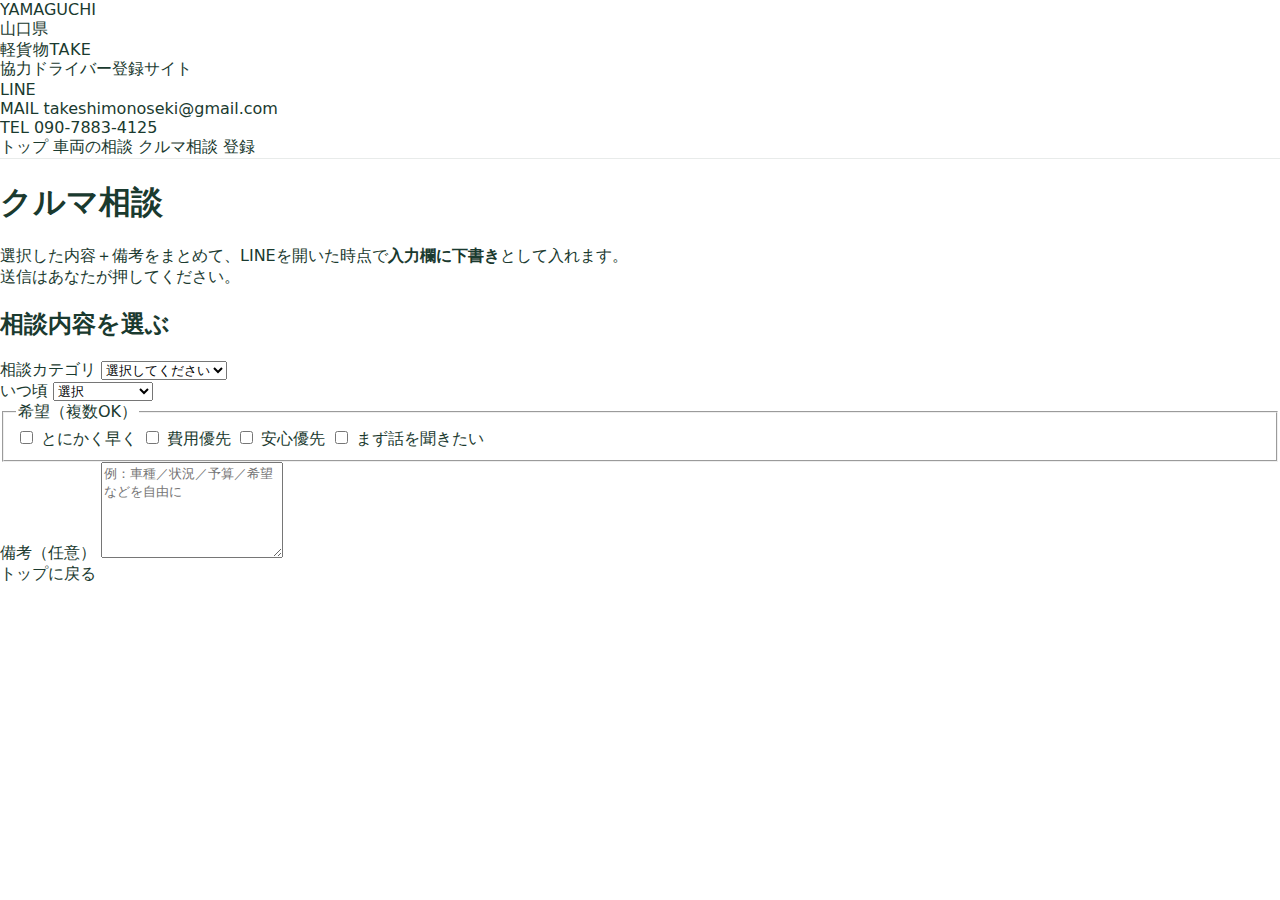
<file: consult.html>
<!-- FILE: consult.html（全文） -->
<!doctype html>
<html lang="ja">
<head>
  <meta charset="UTF-8" />
  <meta name="viewport" content="width=device-width,initial-scale=1" />
  <title>クルマ相談｜drivers-site（山口県）</title>
  <meta name="description" content="車両・整備・車検・開業の相談をLINEで送れるページ。" />
  <link rel="canonical" href="https://takeshimonoseki.github.io/consult.html" />
  <meta property="og:title" content="クルマ相談｜drivers-site（山口県）" />
  <meta property="og:url" content="https://takeshimonoseki.github.io/consult.html" />
  <meta property="og:type" content="website" />
  <link rel="stylesheet" href="./drivers.css" />
  <script src="./config.js"></script>
  <script src="./drivers.js" defer></script>
  <script src="./line-consult.js" defer></script>
</head>
<body>
  <header class="site-header" id="top">
    <div class="site-header-inner">
      <div class="header-left">
        <div class="region-badge" aria-label="対応地域">
          <div class="region-en" id="regionEn">YAMAGUCHI</div>
          <div class="region-ja" id="regionJa">山口県</div>
        </div>
        <div class="brand">
          <div class="brand-mark" aria-hidden="true"><span></span></div>
          <div>
            <div class="company-name" id="companyName">軽貨物TAKE</div>
            <div class="brand-text-sub">協力ドライバー登録サイト</div>
          </div>
        </div>
      </div>
      <div class="header-right">
        <div class="contact-strip" aria-label="連絡先">
          <div class="contact-item">
            <span class="contact-label">LINE</span>
            <span class="contact-value"><a href="#" id="headerLineLink">相談する</a></span>
          </div>
          <div class="contact-item">
            <span class="contact-label">MAIL</span>
            <span class="contact-value"><a href="#" id="headerMailLink"></a></span>
          </div>
          <div class="contact-item">
            <span class="contact-label">TEL</span>
            <span class="contact-value"><a href="#" id="headerTelLink"></a></span>
          </div>
        </div>
        <nav class="nav" aria-label="メイン">
          <a href="./index.html" class="nav-link">トップ</a>
          <a href="./vehicle.html" class="nav-link">車両の相談</a>
          <span class="nav-link nav-link-primary" aria-current="page">クルマ相談</span>
          <a href="./register.html" class="nav-link">登録</a>
        </nav>
      </div>
    </div>
  </header>

  <main class="page page-consult" role="main">
    <h1 class="hero-title consult-title">クルマ相談</h1>
    <p class="hero-lead">
      選択した内容＋備考をまとめて、LINEを開いた時点で<strong>入力欄に下書き</strong>として入れます。<br />
      送信はあなたが押してください。
    </p>

    <section class="section card consult-card" id="consult-main">
      <h2 class="vehicle-card-title">相談内容を選ぶ</h2>

      <div class="form-row-full">
        <label class="field-label" for="consultType">相談カテゴリ</label>
        <select id="consultType">
          <option value="">選択してください</option>
          <option value="車両購入">車両購入</option>
          <option value="修理・整備">修理・整備</option>
          <option value="車検">車検</option>
          <option value="開業トータル">開業トータル</option>
          <option value="その他">その他</option>
        </select>
      </div>

      <div class="form-row-full">
        <label class="field-label" for="consultWhen">いつ頃</label>
        <select id="consultWhen">
          <option value="">選択</option>
          <option value="今日〜明日">今日〜明日</option>
          <option value="今週中">今週中</option>
          <option value="今月">今月</option>
          <option value="急ぎではない">急ぎではない</option>
          <option value="未定">未定</option>
        </select>
      </div>

      <fieldset class="form-row-full">
        <legend class="field-label">希望（複数OK）</legend>
        <label><input type="checkbox" name="consultWish" value="とにかく早く" /> とにかく早く</label>
        <label><input type="checkbox" name="consultWish" value="費用優先" /> 費用優先</label>
        <label><input type="checkbox" name="consultWish" value="安心優先" /> 安心優先</label>
        <label><input type="checkbox" name="consultWish" value="まず話を聞きたい" /> まず話を聞きたい</label>
      </fieldset>

      <!-- ✅ 要件：クルマ相談ページの最下部に備考欄 -->
      <div class="form-row-full mt-md">
        <label class="field-label">備考（任意）</label>
        <textarea class="js-line-note" data-line-note rows="6" placeholder="例：車種／状況／予算／希望などを自由に"></textarea>
      </div>

      <div class="mt-md">
        <button type="button" class="btn btn-line js-line-send" id="btnLineConsult" data-line-title="クルマ相談">LINEで相談する</button>
      </div>
    </section>

    <div class="mt-md">
      <a class="btn btn-primary" href="./index.html">トップに戻る</a>
    </div>
  </main>

  <script>
    (function applyConfig() {
      if (!window.CONFIG) return;
      var regionJa = document.getElementById("regionJa");
      var regionEn = document.getElementById("regionEn");
      var companyName = document.getElementById("companyName");

      if (regionJa) regionJa.textContent = window.CONFIG.REGION_LABEL || "山口県";
      if (regionEn) regionEn.textContent = (window.CONFIG.REGION_CODE || "YAMAGUCHI").toUpperCase();
      if (companyName) companyName.textContent = window.CONFIG.COMPANY_NAME || "軽貨物TAKE";

      var lineLink = document.getElementById("headerLineLink");
      var mailLink = document.getElementById("headerMailLink");
      var telLink = document.getElementById("headerTelLink");
      var lineUrl = window.CONFIG.LINE_URL || "";
      var email = window.CONFIG.EMAIL_TO || "";
      var tel = window.CONFIG.TEL || "";

      if (lineLink && lineUrl) lineLink.href = lineUrl;
      if (mailLink && email) {
        mailLink.href = "mailto:" + email;
        mailLink.textContent = email;
      }
      if (telLink && tel) {
        telLink.href = "tel:" + tel.replace(/[^0-9+]/g, "");
        telLink.textContent = tel.replace(/(\d{3})(\d{4})(\d{4})/, "$1-$2-$3");
      }
    })();
  </script>
</body>
</html>
</file>
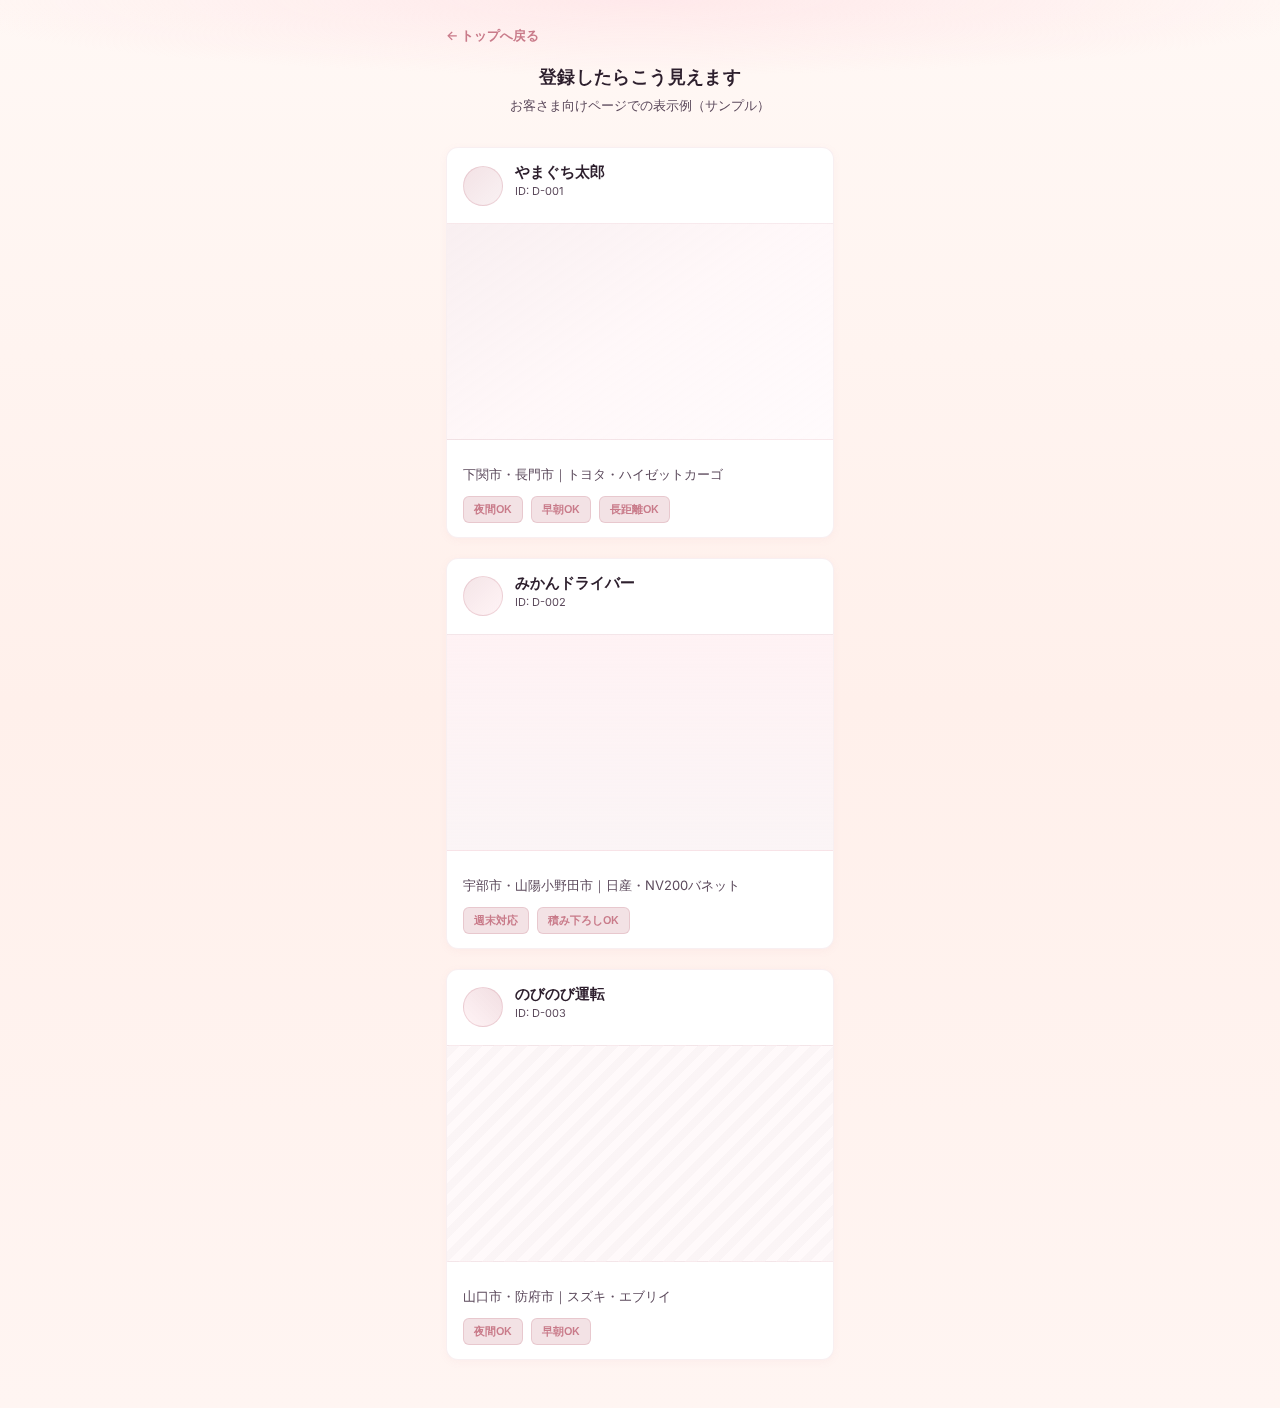
<file: preview.html>
<!doctype html>
<html lang="ja">
<head>
  <meta charset="UTF-8" />
  <meta name="viewport" content="width=device-width,initial-scale=1" />
  <meta name="color-scheme" content="light" />
  <meta name="theme-color" content="#fff8f5" />
  <title>登録したらこう見えます｜表示例</title>
  <link rel="preconnect" href="https://fonts.googleapis.com">
  <link rel="preconnect" href="https://fonts.gstatic.com" crossorigin>
  <link href="https://fonts.googleapis.com/css2?family=Inter:wght@400;600;700;800&display=swap" rel="stylesheet">
  <style>
    :root {
      --bg: #fff8f5;
      --bg-blush: linear-gradient(180deg, #fff8f5 0%, #fff0eb 50%, #fff5f2 100%);
      --text: #2d1f2d;
      --text-muted: #5c4a5c;
      --accent: #c97b8a;
      --accent-muted: rgba(201, 123, 138, 0.22);
      --sakura-light: rgba(255, 218, 224, 0.5);
      --card-bg: #fff;
      --card-border: rgba(201, 123, 138, 0.12);
      --shadow-hover: 0 6px 16px rgba(201, 123, 138, 0.12);
      --radius: 12px;
      --ease: cubic-bezier(0.2, 0.8, 0.2, 1);
    }

    * { box-sizing: border-box; }
    html, body {
      margin: 0;
      padding: 0;
      background: var(--bg-blush);
      color: var(--text);
      font-family: Inter, system-ui, -apple-system, "Noto Sans JP", sans-serif;
      min-height: 100%;
    }

    .preview-page {
      max-width: 420px;
      margin: 0 auto;
      padding: 24px 16px 48px;
      position: relative;
    }
    .preview-page::before {
      content: "";
      position: fixed;
      top: 0;
      left: 0;
      right: 0;
      height: 180px;
      background: radial-gradient(ellipse 80% 60% at 50% 0%, var(--sakura-light), transparent 70%);
      pointer-events: none;
      z-index: 0;
    }

    .preview-header {
      text-align: center;
      margin-bottom: 32px;
      position: relative;
      z-index: 1;
    }
    .preview-header h1 {
      font-size: 18px;
      font-weight: 800;
      color: var(--text);
      margin: 0 0 8px;
      letter-spacing: 0.02em;
    }
    .preview-header p {
      font-size: 13px;
      color: var(--text-muted);
      margin: 0;
    }
    .preview-back {
      display: inline-flex;
      align-items: center;
      gap: 6px;
      font-size: 13px;
      font-weight: 600;
      color: var(--accent);
      text-decoration: none;
      margin-bottom: 20px;
      position: relative;
      z-index: 1;
    }
    .preview-back:hover {
      text-decoration: underline;
    }

    .feed {
      display: flex;
      flex-direction: column;
      gap: 20px;
      position: relative;
      z-index: 1;
    }

    .feed-card {
      background: var(--card-bg);
      border: 1px solid var(--card-border);
      border-radius: var(--radius);
      overflow: hidden;
      transition: transform 150ms var(--ease), box-shadow 150ms var(--ease);
      box-shadow: 0 2px 8px rgba(201, 123, 138, 0.06);
    }
    .feed-card:hover {
      transform: translateY(-1px);
      box-shadow: var(--shadow-hover);
    }

    .card-header {
      display: flex;
      align-items: center;
      gap: 12px;
      padding: 14px 16px;
    }
    .card-avatar {
      width: 40px;
      height: 40px;
      border-radius: 50%;
      flex-shrink: 0;
      background: linear-gradient(135deg, var(--accent-muted) 0%, rgba(201, 123, 138, 0.1) 100%);
      border: 1px solid rgba(201, 123, 138, 0.25);
    }
    .card-avatar.av2 {
      background: linear-gradient(135deg, rgba(201, 123, 138, 0.2) 0%, rgba(255, 218, 224, 0.3) 100%);
    }
    .card-avatar.av3 {
      background: linear-gradient(225deg, rgba(201, 123, 138, 0.25) 0%, rgba(255, 200, 210, 0.2) 100%);
    }
    .card-meta {
      flex: 1;
      min-width: 0;
    }
    .card-name {
      font-size: 15px;
      font-weight: 700;
      color: var(--text);
      margin: 0;
    }
    .card-id {
      font-size: 11px;
      color: var(--text-muted);
      margin-top: 2px;
    }

    .card-image {
      aspect-ratio: 16 / 9;
      background: linear-gradient(145deg, rgba(201, 123, 138, 0.12) 0%, rgba(255, 218, 224, 0.2) 50%, rgba(255, 240, 245, 0.3) 100%);
      border-top: 1px solid var(--card-border);
      border-bottom: 1px solid var(--card-border);
    }
    .card-image.img2 {
      background: linear-gradient(180deg, rgba(255, 218, 224, 0.35) 0%, rgba(201, 123, 138, 0.08) 100%);
    }
    .card-image.img3 {
      background: repeating-linear-gradient(
        -45deg,
        rgba(201, 123, 138, 0.08),
        rgba(201, 123, 138, 0.08) 8px,
        rgba(255, 218, 224, 0.15) 8px,
        rgba(255, 218, 224, 0.15) 16px
      );
    }

    .card-info {
      padding: 12px 16px 14px;
    }
    .card-info-row {
      font-size: 13px;
      color: var(--text-muted);
      margin-bottom: 10px;
      line-height: 1.45;
    }
    .card-info-row:last-of-type {
      margin-bottom: 12px;
    }
    .card-chips {
      display: flex;
      flex-wrap: wrap;
      gap: 8px;
    }
    .card-chip {
      font-size: 11px;
      font-weight: 600;
      padding: 5px 10px;
      border-radius: 6px;
      background: var(--accent-muted);
      color: var(--accent);
      border: 1px solid rgba(201, 123, 138, 0.25);
    }
  </style>
</head>
<body>
  <div class="preview-page">
    <a href="./index.html" class="preview-back">← トップへ戻る</a>

    <header class="preview-header">
      <h1>登録したらこう見えます</h1>
      <p>お客さま向けページでの表示例（サンプル）</p>
    </header>

    <div class="feed">
      <article class="feed-card">
        <div class="card-header">
          <div class="card-avatar"></div>
          <div class="card-meta">
            <p class="card-name">やまぐち太郎</p>
            <p class="card-id">ID: D-001</p>
          </div>
        </div>
        <div class="card-image"></div>
        <div class="card-info">
          <p class="card-info-row">下関市・長門市｜トヨタ・ハイゼットカーゴ</p>
          <div class="card-chips">
            <span class="card-chip">夜間OK</span>
            <span class="card-chip">早朝OK</span>
            <span class="card-chip">長距離OK</span>
          </div>
        </div>
      </article>

      <article class="feed-card">
        <div class="card-header">
          <div class="card-avatar av2"></div>
          <div class="card-meta">
            <p class="card-name">みかんドライバー</p>
            <p class="card-id">ID: D-002</p>
          </div>
        </div>
        <div class="card-image img2"></div>
        <div class="card-info">
          <p class="card-info-row">宇部市・山陽小野田市｜日産・NV200バネット</p>
          <div class="card-chips">
            <span class="card-chip">週末対応</span>
            <span class="card-chip">積み下ろしOK</span>
          </div>
        </div>
      </article>

      <article class="feed-card">
        <div class="card-header">
          <div class="card-avatar av3"></div>
          <div class="card-meta">
            <p class="card-name">のびのび運転</p>
            <p class="card-id">ID: D-003</p>
          </div>
        </div>
        <div class="card-image img3"></div>
        <div class="card-info">
          <p class="card-info-row">山口市・防府市｜スズキ・エブリイ</p>
          <div class="card-chips">
            <span class="card-chip">夜間OK</span>
            <span class="card-chip">早朝OK</span>
          </div>
        </div>
      </article>
    </div>
  </div>
</body>
</html>
</file>
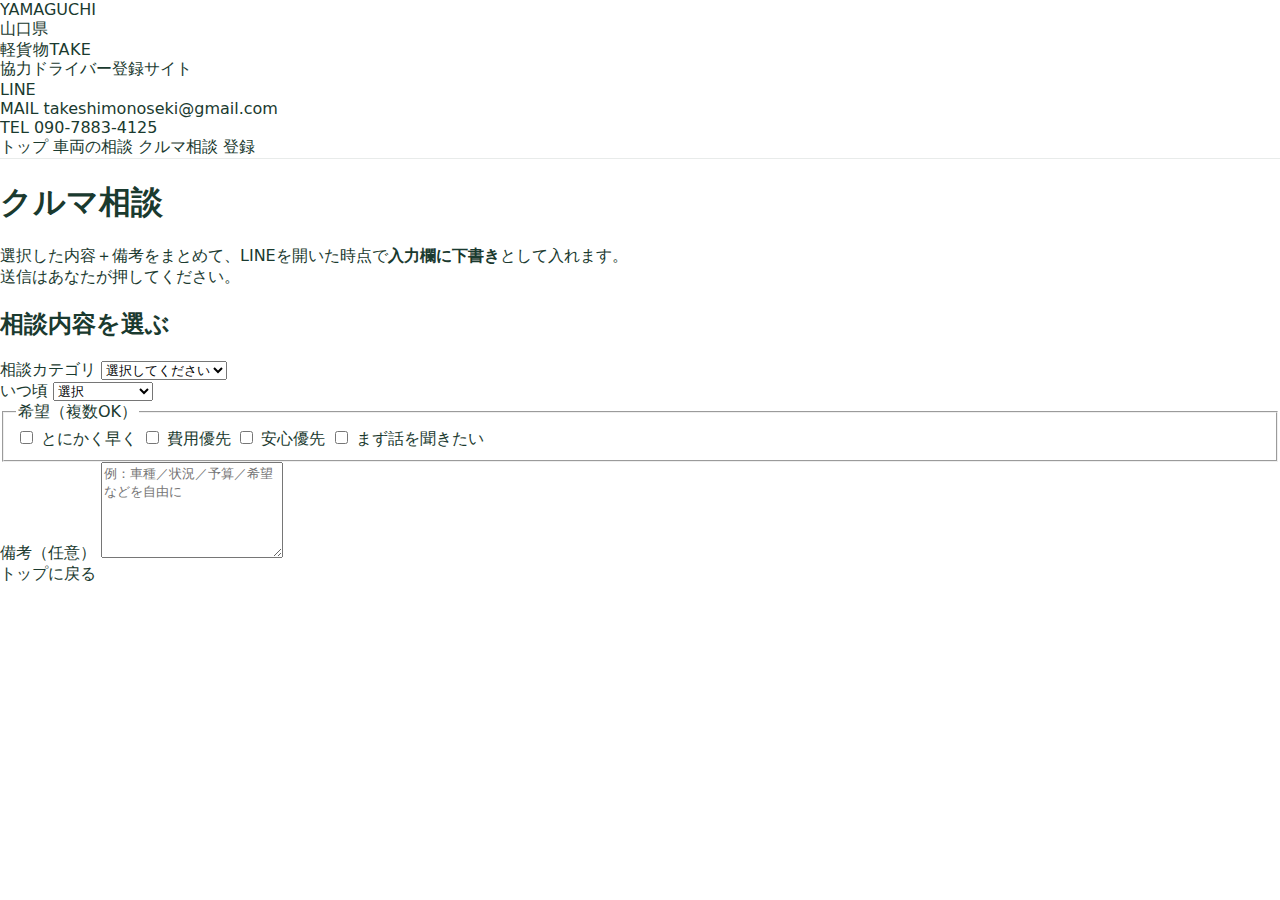
<file: start.html>
<!doctype html>
<html lang="ja">
<head>
  <meta charset="UTF-8" />
  <meta name="viewport" content="width=device-width,initial-scale=1" />
  <meta http-equiv="refresh" content="0; url=./consult.html" />
  <!-- 相談スタートページへリダイレクト -->
  <title>相談スタートへ移動中…｜drivers-site（山口県）</title>
  <meta name="robots" content="noindex" />
  <link rel="stylesheet" href="./drivers.css" />
  <link rel="stylesheet" href="./assets/effects.css">
</head>
<body>
  <main class="container" style="padding:32px 16px;">
    <h1 style="font-size:18px; margin:0 0 8px;">相談スタートへ移動中…</h1>
    <p style="margin:0 0 12px;">自動で移動しない場合は、下のリンクを押してください。</p>
    <p style="margin:0;"><a href="./consult.html">相談スタート（どの相談から始めますか？）</a></p>
  </main>
  <script src="./assets/transition.js" defer></script>
</body>
</html>
</file>
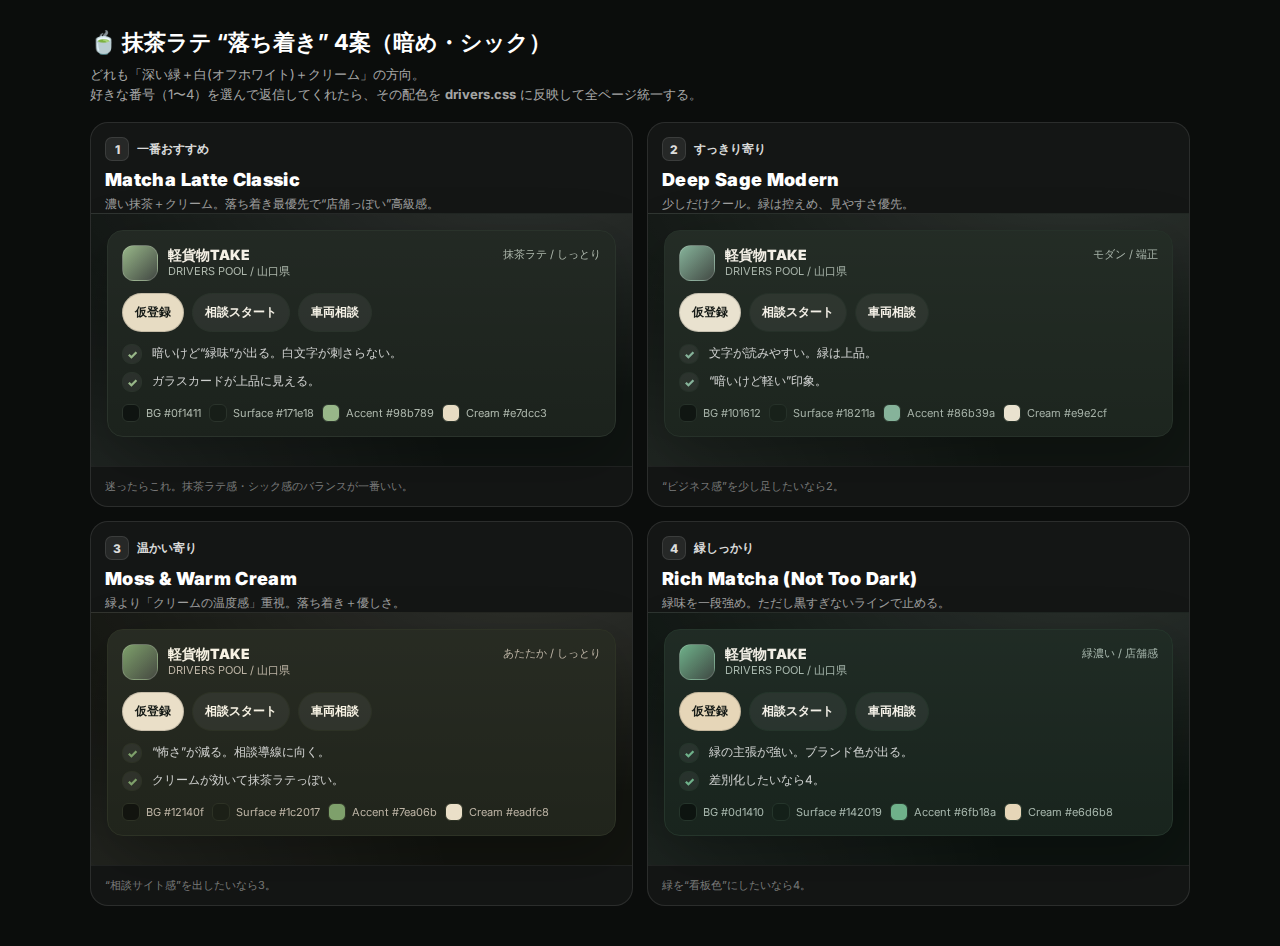
<file: theme-preview.html>
<!-- 保存先：TAKE/theme-preview.html -->
<!doctype html>
<html lang="ja">
<head>
  <meta charset="UTF-8" />
  <meta name="viewport" content="width=device-width,initial-scale=1" />
  <title>抹茶ラテ配色 4案プレビュー（drivers-site）</title>
  <link rel="preconnect" href="https://fonts.googleapis.com">
  <link rel="preconnect" href="https://fonts.gstatic.com" crossorigin>
  <link href="https://fonts.googleapis.com/css2?family=Inter:wght@400;600;800;900&display=swap" rel="stylesheet">
  <style>
    :root{font-family:Inter,system-ui,-apple-system,Segoe UI,Roboto,Helvetica,Arial;}
    body{margin:0;background:#0b0d0c;color:#fff}
    .wrap{max-width:1100px;margin:0 auto;padding:28px 18px 40px}
    h1{font-size:22px;margin:0 0 6px}
    p{margin:0 0 18px;color:rgba(255,255,255,.65);font-size:13px;line-height:1.55}
    .grid{display:grid;grid-template-columns:repeat(1,minmax(0,1fr));gap:14px}
    @media(min-width:860px){.grid{grid-template-columns:repeat(2,minmax(0,1fr));}}
    .card{
      border-radius:18px; overflow:hidden;
      border:1px solid rgba(255,255,255,.10);
      background:rgba(255,255,255,.04);
    }
    .head{padding:14px 14px 0}
    .tag{display:inline-flex;gap:8px;align-items:center;font-weight:800;font-size:12px;color:rgba(255,255,255,.85)}
    .num{width:22px;height:22px;border-radius:7px;display:inline-flex;align-items:center;justify-content:center;
      background:rgba(255,255,255,.08);border:1px solid rgba(255,255,255,.10)}
    .name{margin-top:8px;font-size:18px;font-weight:900;letter-spacing:.02em}
    .desc{margin-top:6px;font-size:12px;color:rgba(255,255,255,.60)}
    .preview{
      padding:16px;
      background: radial-gradient(900px 350px at 80% -10%, rgba(255,255,255,.12), transparent 60%),
                  radial-gradient(700px 400px at -10% 110%, rgba(255,255,255,.08), transparent 60%),
                  var(--bg);
      color: var(--text);
      border-top:1px solid rgba(255,255,255,.08);
      min-height:220px;
      position:relative;
    }
    .store{
      border-radius:16px;
      border:1px solid var(--border);
      background: linear-gradient(180deg, rgba(255,255,255,.05), rgba(255,255,255,.02)), var(--surface);
      padding:14px;
      box-shadow: 0 20px 60px rgba(0,0,0,.25);
      backdrop-filter: blur(10px);
    }
    .row{display:flex;justify-content:space-between;gap:10px;align-items:flex-start}
    .logo{
      display:flex;gap:10px;align-items:center
    }
    .dot{
      width:34px;height:34px;border-radius:12px;
      background: linear-gradient(135deg, var(--accent), rgba(255,255,255,.15));
      border:1px solid rgba(255,255,255,.15);
    }
    .title{font-weight:900;font-size:14px;line-height:1.1}
    .sub{font-size:11px;color:var(--muted);margin-top:2px}
    .btns{display:flex;gap:8px;flex-wrap:wrap;margin-top:12px}
    .btn{
      font-weight:800;font-size:12px;
      border-radius:999px;padding:10px 12px;cursor:default;
      border:1px solid var(--border);
      background: rgba(255,255,255,.06);
      color: var(--text);
    }
    .btn.primary{
      background: var(--cream);
      color: #151a16;
      border-color: rgba(0,0,0,.15);
    }
    .bullets{margin-top:12px;display:grid;gap:8px}
    .li{
      display:flex;gap:10px;align-items:flex-start;
      color: rgba(255,255,255,.78);font-size:12px;line-height:1.45;
    }
    .check{
      width:18px;height:18px;border-radius:9px;flex:0 0 auto;
      border:1px solid var(--border);
      background: rgba(255,255,255,.06);
      display:flex;align-items:center;justify-content:center;
      color: var(--accent);
      font-weight:900;
    }
    .swatches{display:flex;gap:8px;flex-wrap:wrap;margin-top:12px}
    .sw{display:flex;gap:6px;align-items:center;font-size:11px;color:var(--muted)}
    .box{width:16px;height:16px;border-radius:6px;border:1px solid var(--border);background:var(--c)}
    .foot{padding:12px 14px;border-top:1px solid rgba(255,255,255,.06);font-size:11px;color:rgba(255,255,255,.45)}
  </style>
</head>
<body>
  <div class="wrap">
    <h1>🍵 抹茶ラテ “落ち着き” 4案（暗め・シック）</h1>
    <p>
      どれも「深い緑＋白(オフホワイト)＋クリーム」の方向。<br>
      好きな番号（1〜4）を選んで返信してくれたら、その配色を <b>drivers.css</b> に反映して全ページ統一する。
    </p>

    <div class="grid">

      <section class="card">
        <div class="head">
          <div class="tag"><span class="num">1</span> 一番おすすめ</div>
          <div class="name">Matcha Latte Classic</div>
          <div class="desc">濃い抹茶＋クリーム。落ち着き最優先で“店舗っぽい”高級感。</div>
        </div>
        <div class="preview" style="--bg:#0f1411;--surface:#171e18;--text:#f4f0e5;--muted:#aeb8ad;--border:#2a332b;--accent:#98b789;--cream:#e7dcc3;">
          <div class="store">
            <div class="row">
              <div class="logo">
                <div class="dot"></div>
                <div>
                  <div class="title">軽貨物TAKE</div>
                  <div class="sub">DRIVERS POOL / 山口県</div>
                </div>
              </div>
              <div class="sub">抹茶ラテ / しっとり</div>
            </div>
            <div class="btns">
              <div class="btn primary">仮登録</div>
              <div class="btn">相談スタート</div>
              <div class="btn">車両相談</div>
            </div>
            <div class="bullets">
              <div class="li"><div class="check">✓</div>暗いけど“緑味”が出る。白文字が刺さらない。</div>
              <div class="li"><div class="check">✓</div>ガラスカードが上品に見える。</div>
            </div>
            <div class="swatches">
              <div class="sw"><span class="box" style="--c:var(--bg)"></span>BG #0f1411</div>
              <div class="sw"><span class="box" style="--c:var(--surface)"></span>Surface #171e18</div>
              <div class="sw"><span class="box" style="--c:var(--accent)"></span>Accent #98b789</div>
              <div class="sw"><span class="box" style="--c:var(--cream)"></span>Cream #e7dcc3</div>
            </div>
          </div>
        </div>
        <div class="foot">迷ったらこれ。抹茶ラテ感・シック感のバランスが一番いい。</div>
      </section>

      <section class="card">
        <div class="head">
          <div class="tag"><span class="num">2</span> すっきり寄り</div>
          <div class="name">Deep Sage Modern</div>
          <div class="desc">少しだけクール。緑は控えめ、見やすさ優先。</div>
        </div>
        <div class="preview" style="--bg:#101612;--surface:#18211a;--text:#f3efe6;--muted:#a6b2a8;--border:#263129;--accent:#86b39a;--cream:#e9e2cf;">
          <div class="store">
            <div class="row">
              <div class="logo">
                <div class="dot"></div>
                <div>
                  <div class="title">軽貨物TAKE</div>
                  <div class="sub">DRIVERS POOL / 山口県</div>
                </div>
              </div>
              <div class="sub">モダン / 端正</div>
            </div>
            <div class="btns">
              <div class="btn primary">仮登録</div>
              <div class="btn">相談スタート</div>
              <div class="btn">車両相談</div>
            </div>
            <div class="bullets">
              <div class="li"><div class="check">✓</div>文字が読みやすい。緑は上品。</div>
              <div class="li"><div class="check">✓</div>“暗いけど軽い”印象。</div>
            </div>
            <div class="swatches">
              <div class="sw"><span class="box" style="--c:var(--bg)"></span>BG #101612</div>
              <div class="sw"><span class="box" style="--c:var(--surface)"></span>Surface #18211a</div>
              <div class="sw"><span class="box" style="--c:var(--accent)"></span>Accent #86b39a</div>
              <div class="sw"><span class="box" style="--c:var(--cream)"></span>Cream #e9e2cf</div>
            </div>
          </div>
        </div>
        <div class="foot">“ビジネス感”を少し足したいなら2。</div>
      </section>

      <section class="card">
        <div class="head">
          <div class="tag"><span class="num">3</span> 温かい寄り</div>
          <div class="name">Moss & Warm Cream</div>
          <div class="desc">緑より「クリームの温度感」重視。落ち着き＋優しさ。</div>
        </div>
        <div class="preview" style="--bg:#12140f;--surface:#1c2017;--text:#f7f2e3;--muted:#bdb4a5;--border:#2d3225;--accent:#7ea06b;--cream:#eadfc8;">
          <div class="store">
            <div class="row">
              <div class="logo">
                <div class="dot"></div>
                <div>
                  <div class="title">軽貨物TAKE</div>
                  <div class="sub">DRIVERS POOL / 山口県</div>
                </div>
              </div>
              <div class="sub">あたたか / しっとり</div>
            </div>
            <div class="btns">
              <div class="btn primary">仮登録</div>
              <div class="btn">相談スタート</div>
              <div class="btn">車両相談</div>
            </div>
            <div class="bullets">
              <div class="li"><div class="check">✓</div>“怖さ”が減る。相談導線に向く。</div>
              <div class="li"><div class="check">✓</div>クリームが効いて抹茶ラテっぽい。</div>
            </div>
            <div class="swatches">
              <div class="sw"><span class="box" style="--c:var(--bg)"></span>BG #12140f</div>
              <div class="sw"><span class="box" style="--c:var(--surface)"></span>Surface #1c2017</div>
              <div class="sw"><span class="box" style="--c:var(--accent)"></span>Accent #7ea06b</div>
              <div class="sw"><span class="box" style="--c:var(--cream)"></span>Cream #eadfc8</div>
            </div>
          </div>
        </div>
        <div class="foot">“相談サイト感”を出したいなら3。</div>
      </section>

      <section class="card">
        <div class="head">
          <div class="tag"><span class="num">4</span> 緑しっかり</div>
          <div class="name">Rich Matcha (Not Too Dark)</div>
          <div class="desc">緑味を一段強め。ただし黒すぎないラインで止める。</div>
        </div>
        <div class="preview" style="--bg:#0d1410;--surface:#142019;--text:#f2efe6;--muted:#a7b7ad;--border:#25352b;--accent:#6fb18a;--cream:#e6d6b8;">
          <div class="store">
            <div class="row">
              <div class="logo">
                <div class="dot"></div>
                <div>
                  <div class="title">軽貨物TAKE</div>
                  <div class="sub">DRIVERS POOL / 山口県</div>
                </div>
              </div>
              <div class="sub">緑濃い / 店舗感</div>
            </div>
            <div class="btns">
              <div class="btn primary">仮登録</div>
              <div class="btn">相談スタート</div>
              <div class="btn">車両相談</div>
            </div>
            <div class="bullets">
              <div class="li"><div class="check">✓</div>緑の主張が強い。ブランド色が出る。</div>
              <div class="li"><div class="check">✓</div>差別化したいなら4。</div>
            </div>
            <div class="swatches">
              <div class="sw"><span class="box" style="--c:var(--bg)"></span>BG #0d1410</div>
              <div class="sw"><span class="box" style="--c:var(--surface)"></span>Surface #142019</div>
              <div class="sw"><span class="box" style="--c:var(--accent)"></span>Accent #6fb18a</div>
              <div class="sw"><span class="box" style="--c:var(--cream)"></span>Cream #e6d6b8</div>
            </div>
          </div>
        </div>
        <div class="foot">緑を“看板色”にしたいなら4。</div>
      </section>

    </div>
  </div>
</body>
</html>
</file>
<file: drivers.css>
/* ① path: drivers.css */
:root {
<<<<<<< Updated upstream
<<<<<<< Updated upstream
  /* Trust Navy + Teal (+ CTA Amber) */
  --bg: #0B1220;
  --surface: rgba(255, 255, 255, 0.06);
  --text: rgba(232, 238, 246, 0.92);
  --muted: rgba(169, 183, 198, 0.72);
  --accent: #2DD4BF;
  --cream: #F5F7FB;
  --border: rgba(255, 255, 255, 0.12);

  /* optional helpers (safe: CSS変数を増やすだけ) */
  --navy: #0B1220;
  --navy-2: #0B1F3B;
  --primary: #2E6EF7;
  --cta: #F59E0B;
=======
=======
>>>>>>> Stashed changes
  /* ===== Opal Green Palette ===== */
  --bg: #F2F8F5;
  --surface: rgba(255, 255, 255, 0.90);
  --text: #1A3A2F;
  --muted: rgba(26, 58, 47, 0.60);
  --accent: #5BAD97;
  --cream: #F2F8F5;
  --border: rgba(26, 58, 47, 0.12);
<<<<<<< Updated upstream
>>>>>>> Stashed changes
=======
>>>>>>> Stashed changes

  --bg-deep: var(--bg);
  --bg-card: var(--surface);
  --text-primary: var(--text);
  --text-muted: var(--muted);
  --border-color: var(--border);

  --shadow-soft: 0 10px 28px rgba(26, 58, 47, 0.07);
  --shadow-card: 0 18px 40px rgba(26, 58, 47, 0.09);

  --radius-card: 24px;
  --radius-pill: 999px;

  --ease: cubic-bezier(.2, .8, .2, 1);

  --line-green: #06C755;
<<<<<<< Updated upstream
<<<<<<< Updated upstream
  --focus: rgba(45,212,191,0.35);
=======
  --focus: rgba(91, 173, 151, 0.30);
>>>>>>> Stashed changes
=======
  --focus: rgba(91, 173, 151, 0.30);
>>>>>>> Stashed changes
}

* {
  box-sizing: border-box;
}

html,
body {
  margin: 0;
  padding: 0;
  background: var(--bg);
  color: var(--text);
  font-family: Inter, system-ui, -apple-system, Segoe UI, Roboto, "Noto Sans JP", sans-serif;
}

/* セレクトのドロップダウンを見えやすくする */
select {
  color-scheme: light;
}

select option {
  background: #fff;
  color: #1A3A2F;
}

a {
  color: inherit;
  text-decoration: none;
}

img {
  max-width: 100%;
  display: block;
}

hr {
  border: 0;
  border-top: 1px solid rgba(26, 58, 47, 0.10);
  margin: 24px 0;
}

/* ===== Header ===== */
body>header {
  position: sticky !important;
  top: 0 !important;
  z-index: 1000 !important;
<<<<<<< Updated upstream
<<<<<<< Updated upstream
  background: rgba(11, 31, 59, 0.92) !important;
=======
  background: rgba(242, 248, 245, 0.94) !important;
>>>>>>> Stashed changes
=======
  background: rgba(242, 248, 245, 0.94) !important;
>>>>>>> Stashed changes
  backdrop-filter: blur(16px);
  border-bottom: 1px solid rgba(26, 58, 47, 0.10);
}

body>header .header-inner {
  min-height: 64px !important;
  height: 64px !important;
  max-height: 64px !important;
  display: flex !important;
  align-items: center !important;
  justify-content: space-between !important;
  padding-top: 0 !important;
  padding-bottom: 0 !important;
}

/* ===== Company Name Size Boost ===== */
#companyName {
  font-size: 1rem !important;
  line-height: 1.2 !important;
  letter-spacing: 0.03em !important;
  color: var(--text) !important;
}

/* ===== Glass Card (light mode overrides) ===== */
.glass-card {
  background: rgba(255, 255, 255, 0.82) !important;
  border: 1px solid rgba(26, 58, 47, 0.10) !important;
  border-radius: var(--radius-card) !important;
  box-shadow: var(--shadow-soft) !important;
  color: var(--text) !important;
}

/* ===== Nav overlay (mobile menu) ===== */
#nav-overlay {
  background: rgba(242, 248, 245, 0.98) !important;
  color: var(--text) !important;
}

#nav-overlay a {
  color: var(--text) !important;
}

#nav-overlay a:hover {
  background: rgba(91, 173, 151, 0.10) !important;
}

/* ===== Chip ===== */
.chip {
  display: inline-flex;
  align-items: center;
  gap: 8px;
  padding: 8px 12px;
  border-radius: var(--radius-pill);
  background: rgba(91, 173, 151, 0.10);
  border: 1px solid rgba(91, 173, 151, 0.22);
  color: #1A3A2F;
  font-size: 13px;
  font-weight: 800;
  transition: transform .12s var(--ease), background .18s var(--ease), border-color .18s var(--ease);
}

.chip:hover {
  background: rgba(91, 173, 151, 0.16);
  border-color: rgba(91, 173, 151, 0.32);
}

.chip:active {
  transform: translateY(1px) scale(0.99);
}

.chip i {
  width: 16px;
  height: 16px;
}

/* ===== PC 1024px以上：LINE導線のみ非表示（QRは表示） ===== */
@media (min-width: 1024px) {

  #headerLineLink,
  a[href*="line.me"]:not([data-qr="line"]),
  a[href^="line:"]:not([data-qr="line"]),
  [data-line-ui="1"],
  .js-line-send {
    display: none !important;
  }
}

img[data-qr="line"],
[data-qr="line"] {
  display: block !important;
}

.line-qr-box,
.line-qr-img {
  display: block !important;
}

/* ===== QRかわいく（角丸・影・枠・バッジ） ===== */
.line-qr-box {
  position: relative;
  padding: 14px;
  border-radius: 20px;
  border: 1px solid rgba(26, 58, 47, 0.12);
  background: rgba(255, 255, 255, 0.80);
  box-shadow: 0 8px 24px rgba(26, 58, 47, 0.07), 0 0 0 1px rgba(26, 58, 47, 0.04);
}

.line-qr-box::after {
  content: "LINE";
  position: absolute;
  top: 10px;
  right: 10px;
  padding: 4px 8px;
  border-radius: 8px;
  background: #06C755;
  color: #fff;
  font-size: 10px;
  font-weight: 800;
  letter-spacing: 0.02em;
}

img[data-qr="line"] {
  border-radius: 16px !important;
  box-shadow: 0 4px 12px rgba(26, 58, 47, 0.08);
  background: #fff !important;
  display: block !important;
}
</file>
<file: assets/effects.css>
<<<<<<< Updated upstream
<<<<<<< Updated upstream
/* ② path: effects.css */
:root{
  --page-dur-enter: 260ms;
  --page-dur-leave: 240ms;
  --page-blur: 2px;
  --grain-opacity: 0.06;

  /* === UX Effects === */
  --motion-fast: 140ms;
  --motion-mid: 220ms;
  --motion-slow: 420ms;
  --ease-standard: cubic-bezier(0.2, 0.8, 0.2, 1);

  --fx-ring: rgba(45, 212, 191, 0.35);
  --fx-ring-err: rgba(239, 68, 68, 0.45);
  --fx-shadow-hover: 0 2px 8px rgba(0,0,0,0.18);
  --fx-toast-bg: rgba(11, 31, 59, 0.94);
  --fx-toast-border: rgba(45, 212, 191, 0.3);
  --fx-overlay-bg: rgba(0, 0, 0, 0.32);
  --fx-progress-bg: rgba(255, 255, 255, 0.08);
  --fx-progress-fill: #2DD4BF;
  --fx-skeleton-from: rgba(255, 255, 255, 0.04);
  --fx-skeleton-to: rgba(255, 255, 255, 0.10);
  --fx-scroll-hint-color: rgba(255, 255, 255, 0.40);
=======
:root {
  --page-dur-enter: 260ms;
  --page-dur-leave: 240ms;
  --page-blur: 2px;
  --grain-opacity: 0.03;
>>>>>>> Stashed changes
=======
:root {
  --page-dur-enter: 260ms;
  --page-dur-leave: 240ms;
  --page-blur: 2px;
  --grain-opacity: 0.03;
>>>>>>> Stashed changes
}

/* ごく薄いノイズ（粒状） */
html::before {
  content: "";
  position: fixed;
  inset: 0;
  pointer-events: none;
  z-index: 2147483647;
  opacity: var(--grain-opacity);
  background-image: url("data:image/svg+xml,%3Csvg xmlns='http://www.w3.org/2000/svg' width='180' height='180'%3E%3Cfilter id='n'%3E%3CfeTurbulence type='fractalNoise' baseFrequency='.8' numOctaves='3' stitchTiles='stitch'/%3E%3C/filter%3E%3Crect width='180' height='180' filter='url(%23n)' opacity='.35'/%3E%3C/svg%3E");
  mix-blend-mode: soft-light;
}

<<<<<<< Updated upstream
<<<<<<< Updated upstream
/* Trust Navy + Teal：ゆっくり光のにじみ */
body::before{
  content:"";
=======
/* オパールグリーン・ゆっくり光のにじみ */
body::before {
  content: "";
>>>>>>> Stashed changes
=======
/* オパールグリーン・ゆっくり光のにじみ */
body::before {
  content: "";
>>>>>>> Stashed changes
  position: fixed;
  top: -20%;
  right: -10%;
  width: 420px;
  height: 420px;
  border-radius: 50%;
  background:
<<<<<<< Updated upstream
<<<<<<< Updated upstream
    radial-gradient(circle at 30% 30%, rgba(45,212,191,0.20), transparent 60%),
    radial-gradient(circle at 70% 70%, rgba(11,18,32,0.92), transparent 65%);
  opacity:0.4;
=======
    radial-gradient(circle at 30% 30%, rgba(91, 173, 151, 0.10), transparent 60%),
    radial-gradient(circle at 70% 70%, rgba(242, 248, 245, 0.6), transparent 65%);
  opacity: 0.5;
>>>>>>> Stashed changes
=======
    radial-gradient(circle at 30% 30%, rgba(91, 173, 151, 0.10), transparent 60%),
    radial-gradient(circle at 70% 70%, rgba(242, 248, 245, 0.6), transparent 65%);
  opacity: 0.5;
>>>>>>> Stashed changes
  filter: blur(32px);
  pointer-events: none;
  z-index: -1;
  animation: matchaBlob1 26s ease-in-out infinite alternate;
}

body::after {
  content: "";
  position: fixed;
  bottom: -25%;
  left: -10%;
  width: 360px;
  height: 360px;
  border-radius: 50%;
  background:
<<<<<<< Updated upstream
<<<<<<< Updated upstream
    radial-gradient(circle at 20% 80%, rgba(245,158,11,0.14), transparent 60%),
    radial-gradient(circle at 80% 20%, rgba(11,31,59,0.92), transparent 70%);
  opacity:0.32;
=======
    radial-gradient(circle at 20% 80%, rgba(91, 173, 151, 0.08), transparent 60%),
    radial-gradient(circle at 80% 20%, rgba(242, 248, 245, 0.5), transparent 70%);
  opacity: 0.4;
>>>>>>> Stashed changes
=======
    radial-gradient(circle at 20% 80%, rgba(91, 173, 151, 0.08), transparent 60%),
    radial-gradient(circle at 80% 20%, rgba(242, 248, 245, 0.5), transparent 70%);
  opacity: 0.4;
>>>>>>> Stashed changes
  filter: blur(30px);
  pointer-events: none;
  z-index: -1;
  animation: matchaBlob2 32s ease-in-out infinite alternate;
}

@keyframes matchaBlob1 {
  0% {
    transform: translate3d(0, 0, 0) scale(1);
  }

  50% {
    transform: translate3d(-4%, 6%, 0) scale(1.05);
  }

  100% {
    transform: translate3d(-8%, 2%, 0) scale(1.02);
  }
}

@keyframes matchaBlob2 {
  0% {
    transform: translate3d(0, 0, 0) scale(1);
  }

  50% {
    transform: translate3d(6%, -4%, 0) scale(1.06);
  }

  100% {
    transform: translate3d(2%, -2%, 0) scale(1.03);
  }
}

@keyframes pageEnter {
  from {
    opacity: 1;
    filter: blur(var(--page-blur));
  }

  to {
    opacity: 1;
    filter: blur(0px);
  }
}

html.is-enter {
  animation: pageEnter var(--page-dur-enter) ease both;
}

@keyframes pageLeave {
  from {
    opacity: 1;
    filter: blur(0px);
  }

  to {
    opacity: 0;
    filter: blur(var(--page-blur));
  }
}

html.is-leave {
  animation: pageLeave var(--page-dur-leave) ease both;
}

/* PC 1024px以上：LINE導線非表示 */
@media (min-width: 1024px) {

  [data-line-ui="1"],
  .js-line-send,
  #headerLineLink {
    display: none !important;
  }
}

<<<<<<< Updated upstream
<<<<<<< Updated upstream
/* ================================================
   (1) 上品マイクロ反応
   ================================================ */
.fx-active button:not(:disabled):not([aria-disabled="true"]),
.fx-active a.chip,
.fx-active .glass-card,
.fx-active nav a {
  transition:
    transform var(--motion-fast) var(--ease-standard),
    box-shadow var(--motion-fast) var(--ease-standard);
}
.fx-active button:not(:disabled):not([aria-disabled="true"]):hover,
.fx-active a.chip:hover,
.fx-active nav a:hover {
  transform: translateY(-1px);
  box-shadow: var(--fx-shadow-hover);
}
.fx-active button:not(:disabled):not([aria-disabled="true"]):active,
.fx-active a.chip:active,
.fx-active nav a:active {
  transform: translateY(0);
  box-shadow: none;
}

.fx-active .field-input:focus-visible,
.fx-active input:focus-visible,
.fx-active select:focus-visible,
.fx-active textarea:focus-visible {
  outline: 2px solid var(--fx-ring);
  outline-offset: 2px;
}

/* ================================================
   (2) 送信中UI
   ================================================ */
.fx-submit-overlay {
  position: absolute;
  inset: 0;
  z-index: 50;
  background: var(--fx-overlay-bg);
  border-radius: inherit;
  pointer-events: all;
  opacity: 0;
  transition: opacity var(--motion-mid) var(--ease-standard);
}
.fx-submit-overlay.is-visible {
  opacity: 1;
}

@keyframes fxSpin {
  to { transform: rotate(360deg); }
}
.fx-spinner {
  display: inline-block;
  width: 14px;
  height: 14px;
  border: 2px solid rgba(0,0,0,0.15);
  border-top-color: currentColor;
  border-radius: 50%;
  animation: fxSpin 0.7s linear infinite;
  vertical-align: middle;
  margin-right: 6px;
}

/* ================================================
   (3) 進捗バー
   ================================================ */
.fx-progress-bar {
  position: fixed;
  top: 0;
  left: 0;
  width: 100%;
  height: 3px;
  z-index: 2000;
  background: var(--fx-progress-bg);
  pointer-events: none;
}
.fx-progress-fill {
  height: 100%;
  background: var(--fx-progress-fill);
  transition: width var(--motion-mid) var(--ease-standard);
  border-radius: 0 2px 2px 0;
  width: 0%;
}

/* ================================================
   (4) 成功トースト
   ================================================ */
.fx-toast {
  position: fixed;
  bottom: 24px;
  left: 50%;
  transform: translateX(-50%) scale(0.96);
  z-index: 10000;
  display: flex;
  align-items: center;
  gap: 8px;
  padding: 12px 20px;
  border-radius: 14px;
  background: var(--fx-toast-bg);
  border: 1px solid var(--fx-toast-border);
  color: #86efac;
  font-size: 13px;
  font-weight: 700;
  box-shadow: 0 8px 32px rgba(0,0,0,0.4);
  opacity: 0;
  pointer-events: none;
  transition:
    opacity var(--motion-fast) var(--ease-standard),
    transform 150ms var(--ease-standard);
}
.fx-toast.is-visible {
  opacity: 1;
  transform: translateX(-50%) scale(1);
  pointer-events: auto;
}
.fx-toast-check {
  width: 18px;
  height: 18px;
  flex-shrink: 0;
}

/* ================================================
   (5) エラー即時表示
   ================================================ */
.fx-field-error {
  color: #fca5a5;
  font-size: 12px;
  margin-top: 4px;
  line-height: 1.4;
}
.fx-active .field-input.fx-invalid,
.fx-active input.fx-invalid,
.fx-active select.fx-invalid,
.fx-active textarea.fx-invalid {
  border-color: var(--fx-ring-err) !important;
}
.fx-active .field-input.fx-invalid:focus-visible,
.fx-active input.fx-invalid:focus-visible,
.fx-active select.fx-invalid:focus-visible,
.fx-active textarea.fx-invalid:focus-visible {
  outline-color: var(--fx-ring-err);
}

/* ================================================
   (6) スケルトン
   ================================================ */
@keyframes fxShimmer {
  0%   { background-position: -200% 0; }
  100% { background-position: 200% 0; }
}
.fx-skeleton {
  background: linear-gradient(
    90deg,
    var(--fx-skeleton-from) 25%,
    var(--fx-skeleton-to) 50%,
    var(--fx-skeleton-from) 75%
  );
  background-size: 200% 100%;
  animation: fxShimmer 1.2s ease-in-out infinite;
  border-radius: 8px;
  min-height: 40px;
}

/* ================================================
   (7) ふわっと入場
   JS が fx-active を付けたときだけ隠す → JS無効時はそのまま表示
   ================================================ */
.fx-active [data-reveal] {
  opacity: 0;
  transform: translateY(12px);
  transition:
    opacity var(--motion-mid) var(--ease-standard),
    transform var(--motion-mid) var(--ease-standard);
}
.fx-active [data-reveal].is-revealed {
  opacity: 1;
  transform: translateY(0);
}
.fx-active [data-reveal][data-reveal-delay="1"] { transition-delay: 40ms; }
.fx-active [data-reveal][data-reveal-delay="2"] { transition-delay: 80ms; }

/* ================================================
   (8) スクロール誘導
   ================================================ */
.fx-scroll-hint {
  position: fixed;
  bottom: 24px;
  left: 50%;
  transform: translateX(-50%);
  z-index: 100;
  display: flex;
  flex-direction: column;
  align-items: center;
  gap: 4px;
  color: var(--fx-scroll-hint-color);
  font-size: 10px;
  font-weight: 700;
  letter-spacing: 0.08em;
  pointer-events: none;
  opacity: 1;
  transition: opacity var(--motion-mid) var(--ease-standard);
}
.fx-scroll-hint.is-hidden {
  opacity: 0;
}
.fx-scroll-hint-arrow {
  width: 16px;
  height: 16px;
  animation: fxBounceDown 1.6s var(--ease-standard) infinite;
}
@keyframes fxBounceDown {
  0%, 100% { transform: translateY(0); }
  50%      { transform: translateY(4px); }
}

/* ================================================
   (9) 固定CTA
   ================================================ */
.fx-fixed-cta {
  position: fixed;
  bottom: 20px;
  right: 20px;
  z-index: 900;
  display: flex;
  align-items: center;
  gap: 8px;
  padding: 10px 16px;
  border-radius: 14px;
  background: rgba(11, 31, 59, 0.92);
  border: 1px solid rgba(255,255,255,0.12);
  color: rgba(255,255,255,0.88);
  font-size: 12px;
  font-weight: 700;
  box-shadow: 0 8px 24px rgba(0,0,0,0.35);
  text-decoration: none;
  transition:
    opacity var(--motion-mid) var(--ease-standard),
    transform var(--motion-fast) var(--ease-standard);
  opacity: 1;
}
.fx-fixed-cta:hover {
  transform: translateY(-1px);
}
.fx-fixed-cta.is-dimmed {
  opacity: 0.3;
  pointer-events: none;
}
.fx-fixed-cta.is-hidden {
  display: none;
}
.fx-fixed-cta-close {
  background: none;
  border: none;
  color: rgba(255,255,255,0.5);
  cursor: pointer;
  padding: 2px;
  line-height: 1;
  font-size: 14px;
}
.fx-fixed-cta-close:hover {
  color: rgba(255,255,255,0.9);
}

/* ================================================
   (10) ヘッダー縮小と影
   ================================================ */
.fx-active .site-header {
  transition:
    box-shadow var(--motion-mid) var(--ease-standard),
    padding var(--motion-mid) var(--ease-standard);
}
.fx-active .site-header.is-scrolled {
  box-shadow: 0 2px 12px rgba(0,0,0,0.25);
}
.fx-active .site-header.is-scrolled .header-inner {
  height: 52px !important;
  min-height: 52px !important;
  max-height: 52px !important;
  transition: height var(--motion-mid) var(--ease-standard),
              min-height var(--motion-mid) var(--ease-standard),
              max-height var(--motion-mid) var(--ease-standard);
}

/* ================================================
   reduced motion
   ================================================ */
@media (prefers-reduced-motion: reduce){
=======
@media (prefers-reduced-motion: reduce) {

>>>>>>> Stashed changes
=======
@media (prefers-reduced-motion: reduce) {

>>>>>>> Stashed changes
  html.is-enter,
  html.is-leave {
    animation: none !important;
    filter: none !important;
  }

  body::before,
  body::after {
    animation: none !important;
    opacity: 0.2;
  }
<<<<<<< Updated upstream
<<<<<<< Updated upstream

  .fx-active [data-reveal] {
    opacity: 1 !important;
    transform: none !important;
    transition: none !important;
  }
  .fx-toast {
    transition: none !important;
  }
  .fx-submit-overlay {
    transition: none !important;
  }
  .fx-spinner {
    animation: none !important;
  }
  .fx-skeleton {
    animation: none !important;
  }
  .fx-scroll-hint-arrow {
    animation: none !important;
  }
  .fx-progress-fill {
    transition: none !important;
  }
  .fx-active button:not(:disabled),
  .fx-active a.chip,
  .fx-active nav a {
    transition: none !important;
  }
  .fx-active .site-header,
  .fx-active .site-header .header-inner {
    transition: none !important;
  }
}
=======
}
>>>>>>> Stashed changes
=======
}
>>>>>>> Stashed changes
</file>
